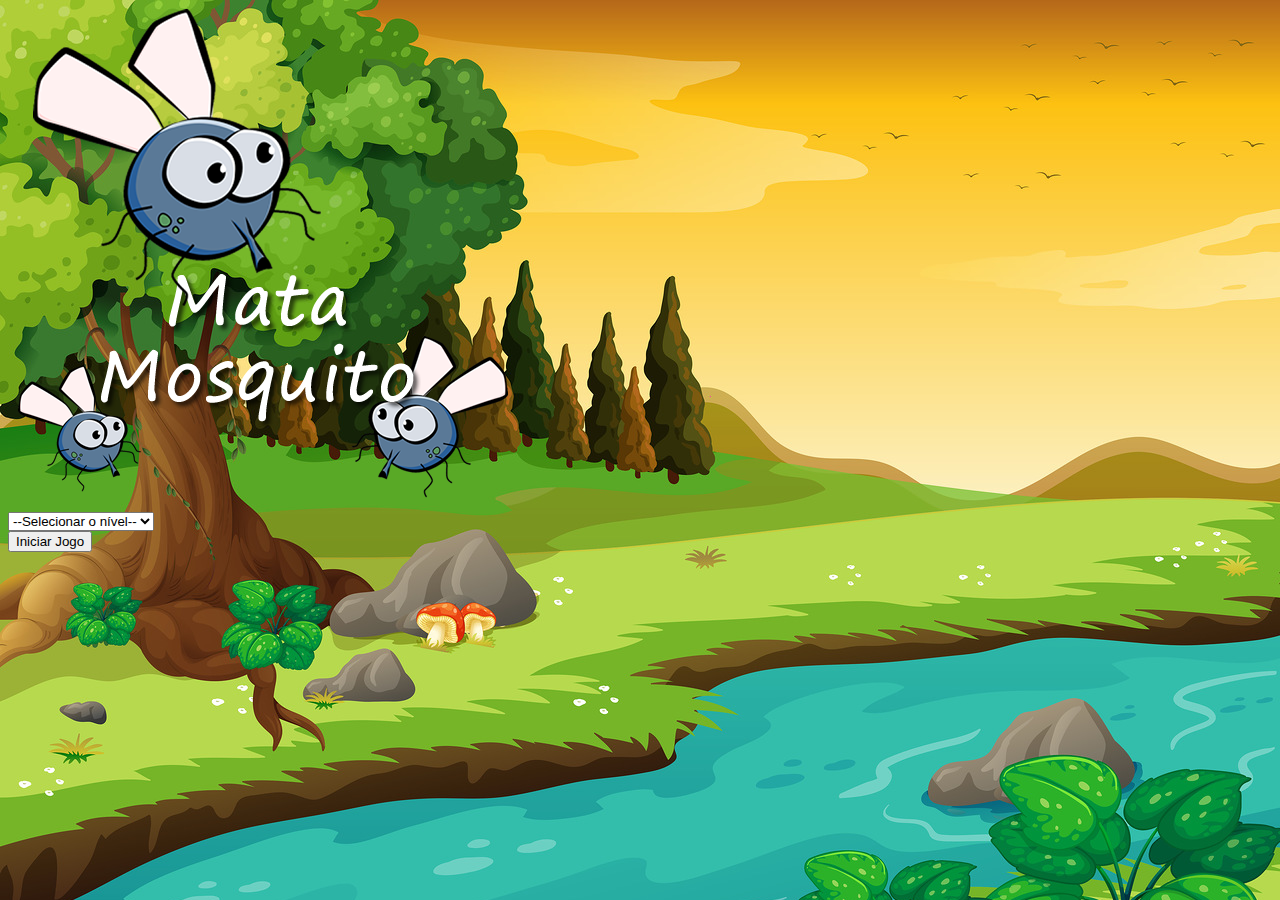
<file: index.html>
<!DOCTYPE html>
<html>
	<head>
		<meta charset="utf-8">
		<title></title>

		<!-- Bootstrap -->
		<link href="https://cdn.jsdelivr.net/npm/bootstrap@5.1.3/dist/css/bootstrap.min.css" rel="stylesheet" integrity="sha384-1BmE4kWBq78iYhFldvKuhfTAU6auU8tT94WrHftjDbrCEXSU1oBoqyl2QvZ6jIW3" crossorigin="anonymous">

		<!-- Css -->
		<link rel="stylesheet" type="text/css" href="estilo.css">

		<script>
			
			function iniciarJogo() {
				var nivel = document.getElementById('nivel').value

				if (nivel === '') {
					alert('Selecione um nivel para iniciar o jogo')
					return false
				}

				window.location.href = 'app.html?' + nivel

			}
		</script>
	</head>
	<body>
		<div class="container">

			<div class="row">
				<div class="col">
					<div class="d-flex justify-content-center">
						<img src="imagem/game.png">
					</div>
				</div>
				
			</div>

			<div class="row">
				<div class="col">
					<div class="d-flex justify-content-center">
						<div class="mb-2">
							<select class="form-control" id="nivel">
							<option value="">--Selecionar o nível--</option>
							<option value="normal">Normal</option>
							<option value="difícil">Difícil</option>
							<option value="chucknorris">Chuck Norris</option>
						</select>
						</div>
						
					</div>
				</div>
				
			</div>

			<div class="row">
				<div class="col">
					<div class="d-flex justify-content-center">
						<button type="button" class="btn btn-danger btn-lg" onclick="iniciarJogo()">Iniciar Jogo</button>
					</div>
				</div>
				
			</div>
			
		</div>
	</body>
</html>
</file>
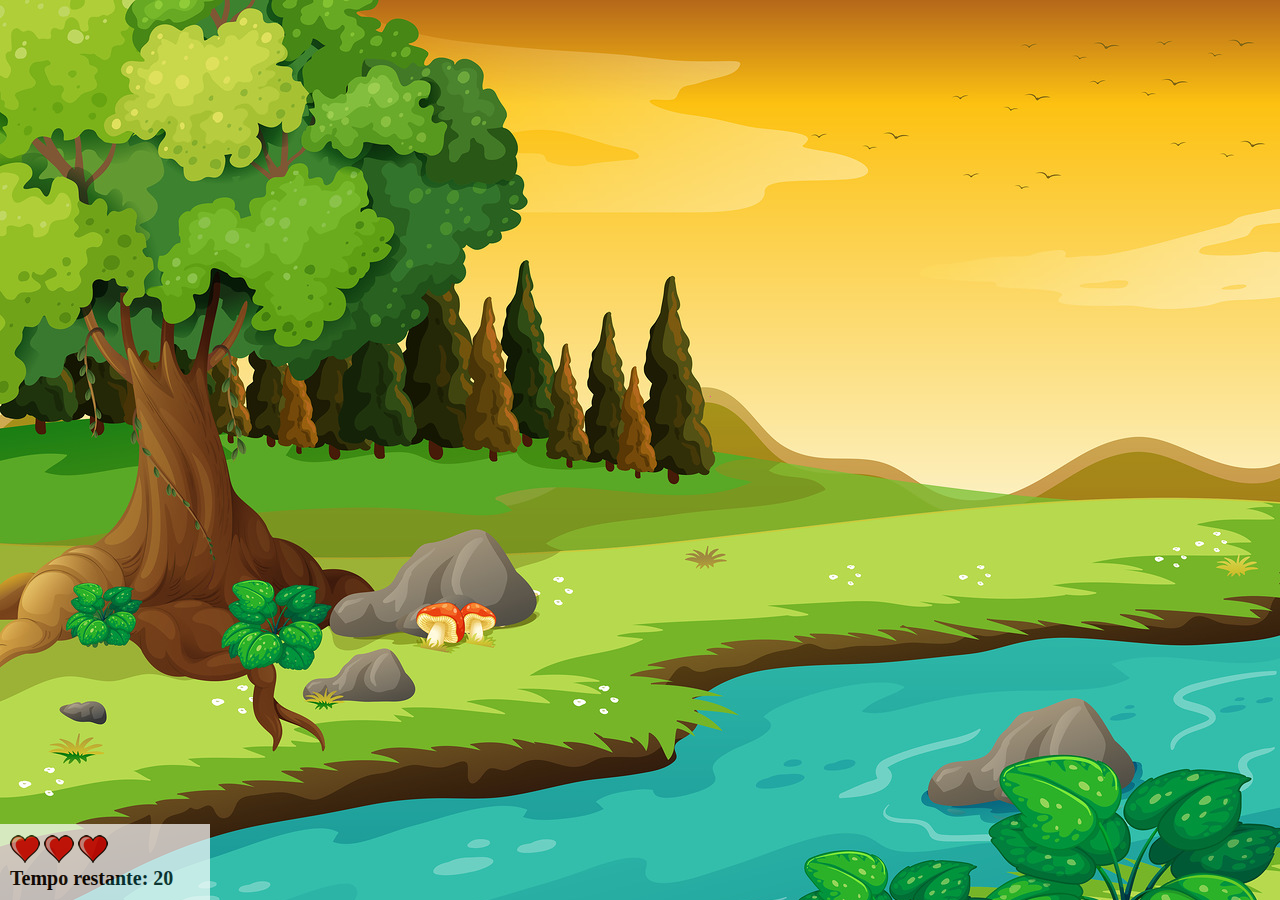
<file: app.html>
<!DOCTYPE html>
<html>
	<head>
		<meta charset="utf-8">
		<title>Mata Mosquito</title>

		<script src="jogo.js"></script>

		<link rel="stylesheet" type="text/css" href="estilo.css">

	

	</head>
	<body onresize="ajustaTamanhoPalcoJogo()">


			<div class="painel">

				<div class="vidas">
					<img id="v1" src="imagem/coracao_cheio.png">
					<img id="v2"  src="imagem/coracao_cheio.png">
					<img id="v3" src="imagem/coracao_cheio.png">
				</div>

				<div class="cronometro">
					Tempo restante: <span id="cronometro"></span>
				</div>
				
			</div>

		<script>
			document.getElementById('cronometro').innerHTML = tempo
			

			var criaMosca = setInterval(function() {
				posicaoRandomica()
			}, criaMosquitoTempo)
		</script>
	</body>
</html>
</file>
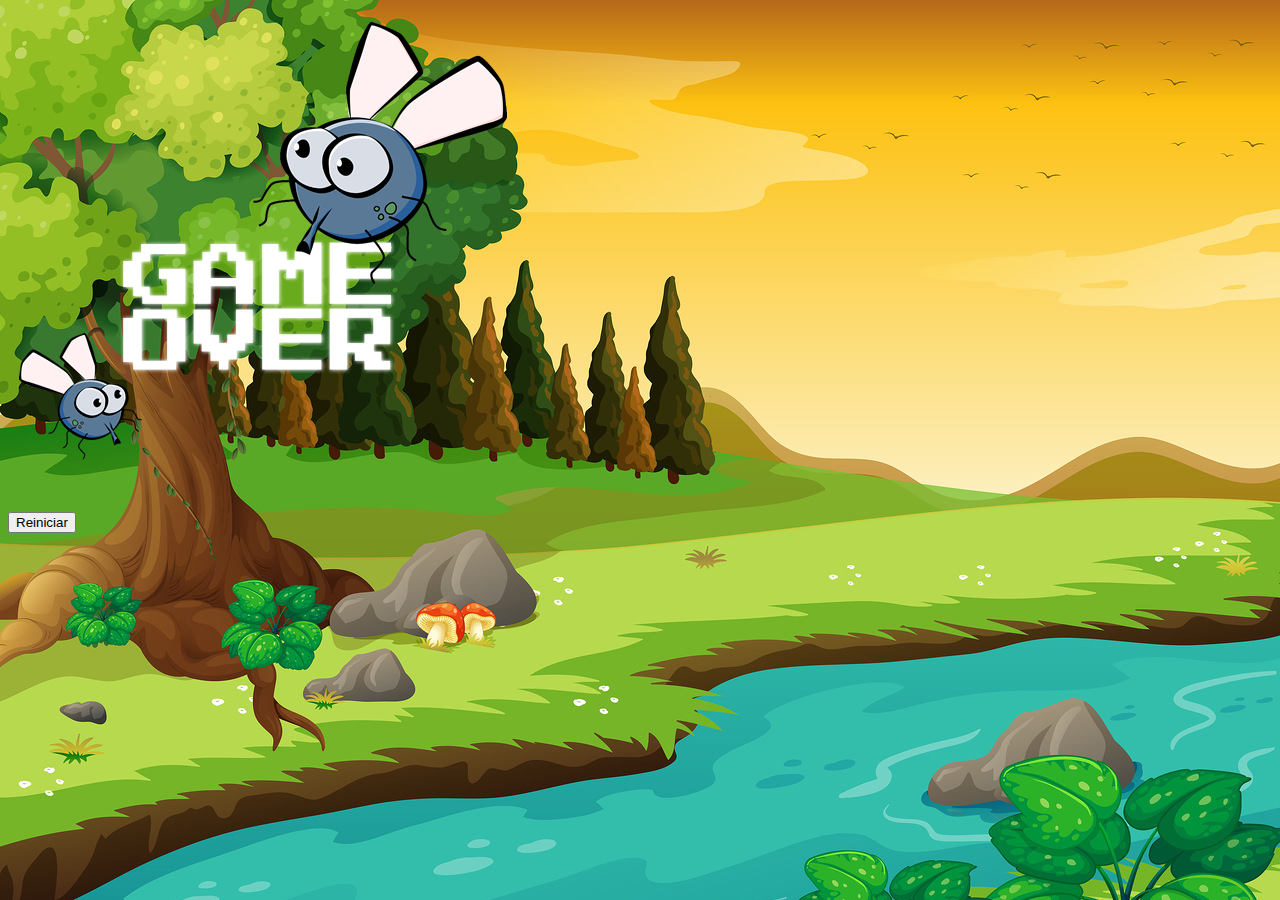
<file: fim_de_jogo.html>
<!DOCTYPE html>
<html>
	<head>
		<meta charset="utf-8">
		<title></title>

		<!-- Bootstrap -->
		<link href="https://cdn.jsdelivr.net/npm/bootstrap@5.1.3/dist/css/bootstrap.min.css" rel="stylesheet" integrity="sha384-1BmE4kWBq78iYhFldvKuhfTAU6auU8tT94WrHftjDbrCEXSU1oBoqyl2QvZ6jIW3" crossorigin="anonymous">

		<!-- Css -->
		<link rel="stylesheet" type="text/css" href="estilo.css">
	</head>
	<body>
		<div class="container">

			<div class="row">
				<div class="col">
					<div class="d-flex justify-content-center">
						<img src="imagem/game_over.png">
					</div>
				</div>
				
			</div>

			<div class="row">
				<div class="col">
					<div class="d-flex justify-content-center">
						<button type="button" class="btn btn-dark btn-lg" onclick="window.location.href = 'index.html'">Reiniciar</button>
					</div>
				</div>
				
			</div>
			
		</div>
	</body>
</html>
</file>
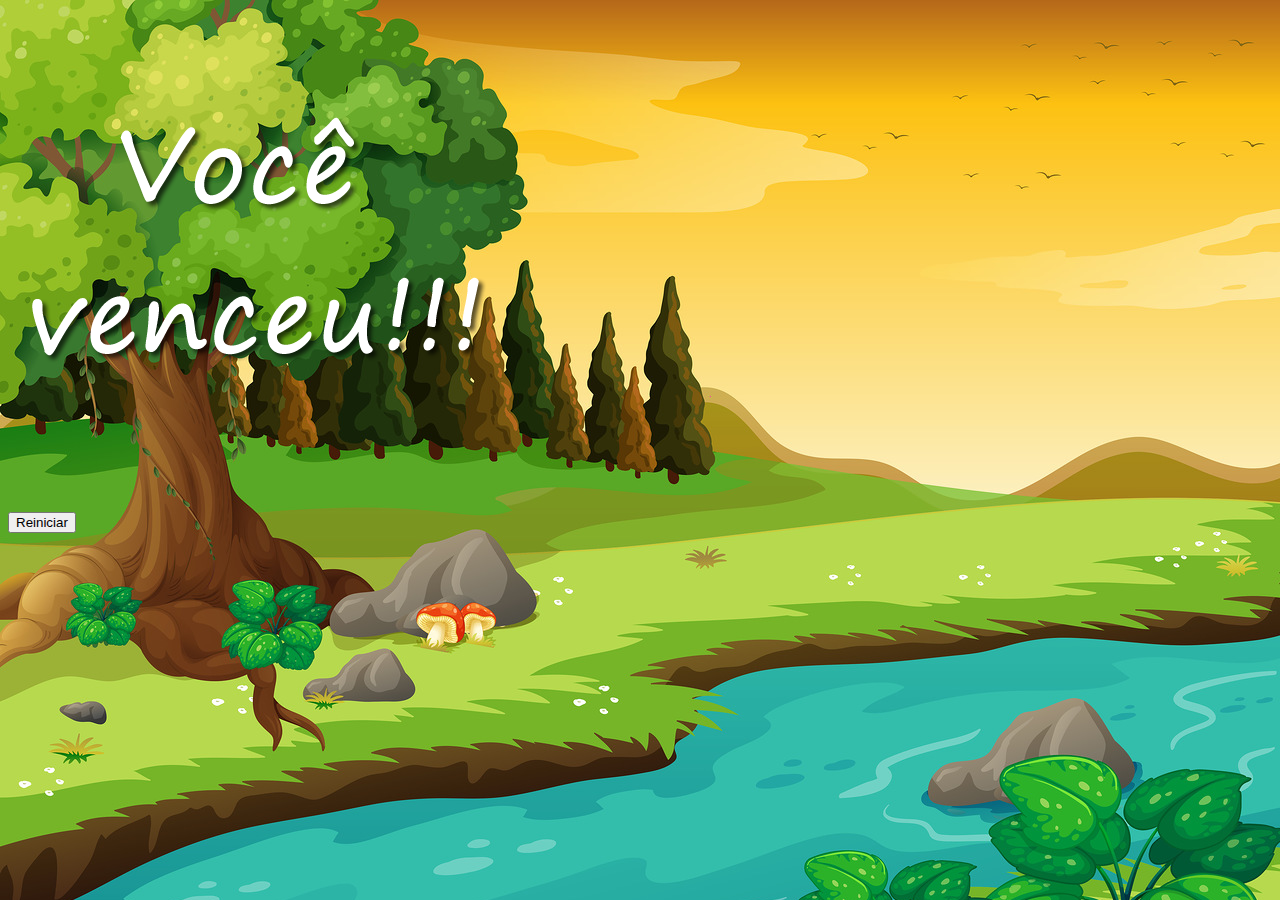
<file: vitoria.html>
<!DOCTYPE html>
<html>
	<head>
		<meta charset="utf-8">
		<title></title>

		<!-- Bootstrap -->
		<link href="https://cdn.jsdelivr.net/npm/bootstrap@5.1.3/dist/css/bootstrap.min.css" rel="stylesheet" integrity="sha384-1BmE4kWBq78iYhFldvKuhfTAU6auU8tT94WrHftjDbrCEXSU1oBoqyl2QvZ6jIW3" crossorigin="anonymous">

		<!-- Css -->
		<link rel="stylesheet" type="text/css" href="estilo.css">
	</head>
	<body>
		<div class="container">

			<div class="row">
				<div class="col">
					<div class="d-flex justify-content-center">
						<img src="imagem/vitoria.png">
					</div>
				</div>
				
			</div>

			<div class="row">
				<div class="col">
					<div class="d-flex justify-content-center">
						<button type="button" class="btn btn-dark btn-lg" onclick="window.location.href = 'index.html'">Reiniciar</button>
					</div>
				</div>
				
			</div>
			
		</div>
	</body>
</html>
</file>
<file: estilo.css>
html {
	cursor: url(imagem/mata_mosca.png) 30 30, auto;
}

body {
	background-image: url(imagem/bg.jpg);
	background-repeat: no-repeat;
	background-size: 100%;
}

.mosquito1 {
	width: 50px;
	height: 50px;
}

.mosquito2 {
	width: 70px;
	height: 70px;
}

.mosquito3 {
	width: 90px;
	height: 90px;
}

.ladoA {
	transform: scaleX(1);
}

.ladoB {
	transform: scaleX(-1);
}

.painel {
	position: absolute;
	width: 190px;
	padding: 10px;
	left: 0px;
	bottom: 0px;
	border-top:solid 1px #fff;
	background-color: #fff;
	opacity: 0.7
}

.vidas {
	float: left;
}

.cronometro {
	float: left;
	font-size: 20px;
	font-weight: bold;
}
</file>
